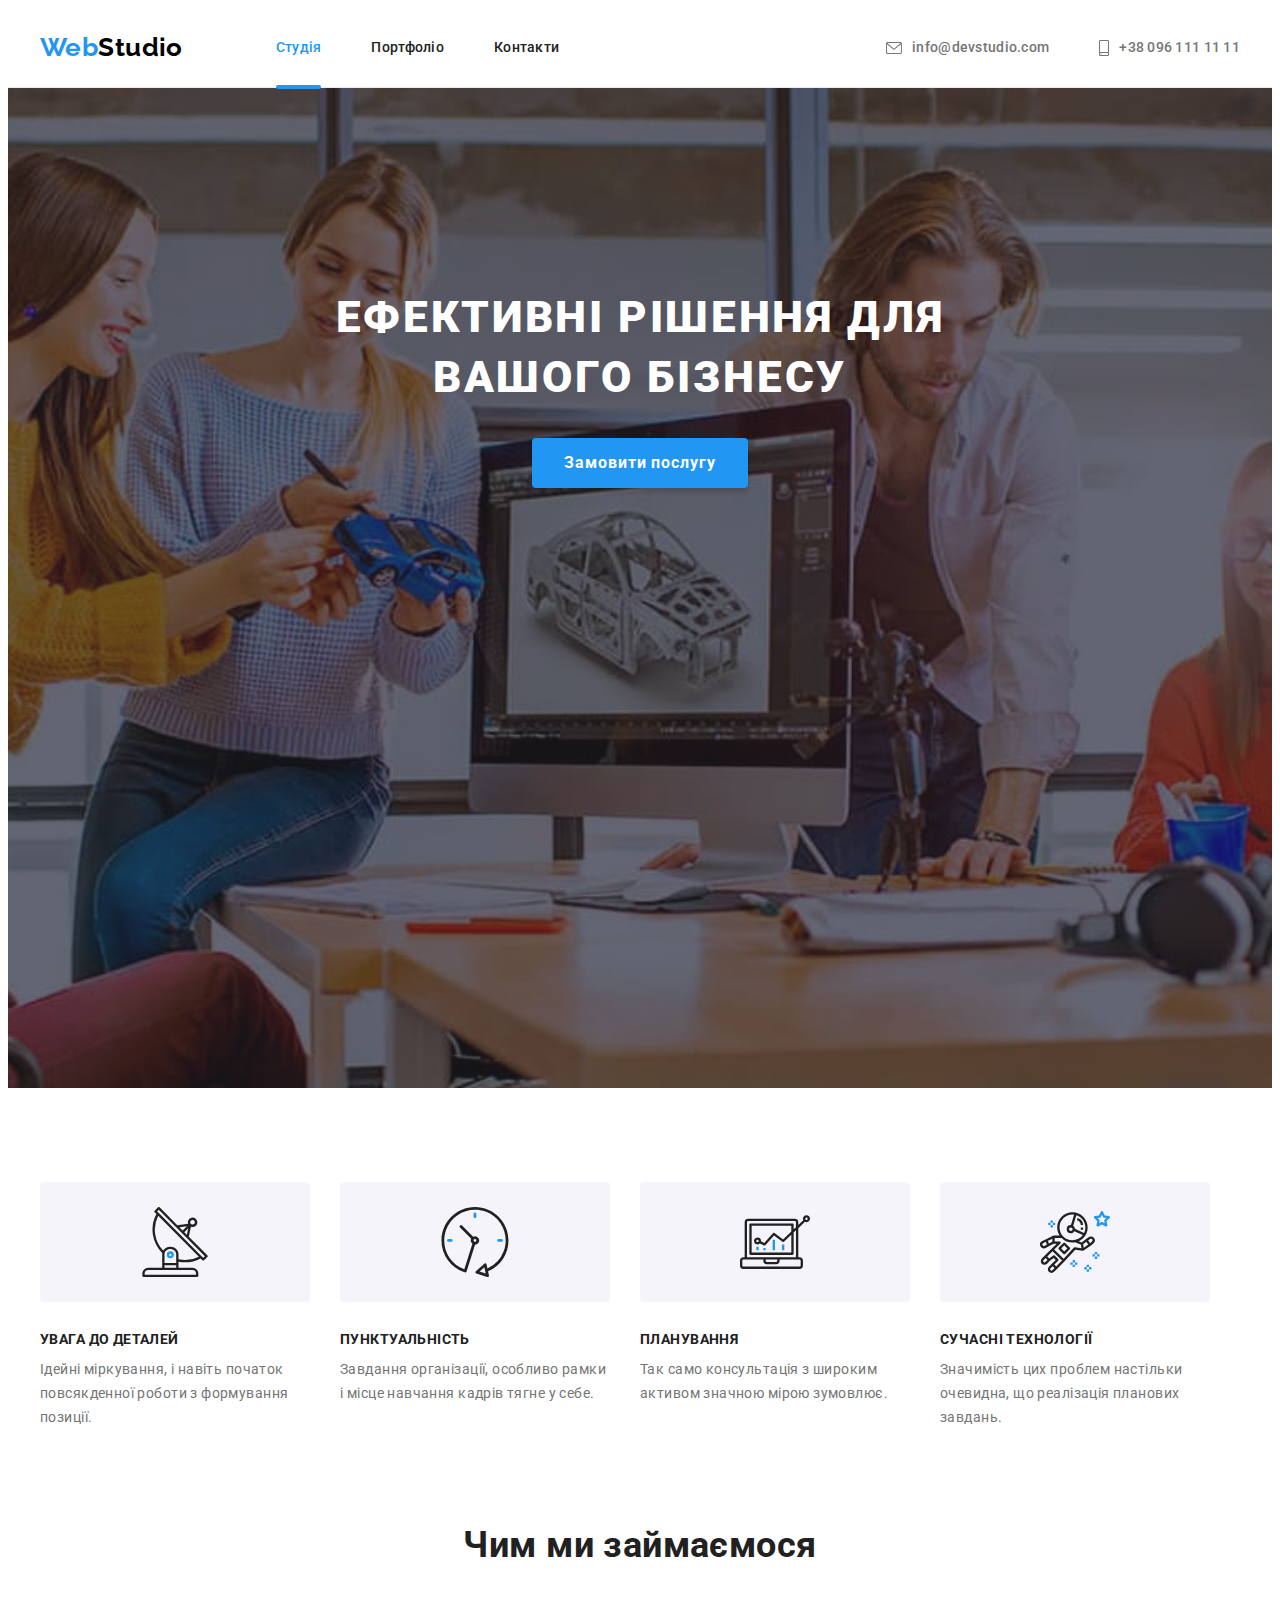
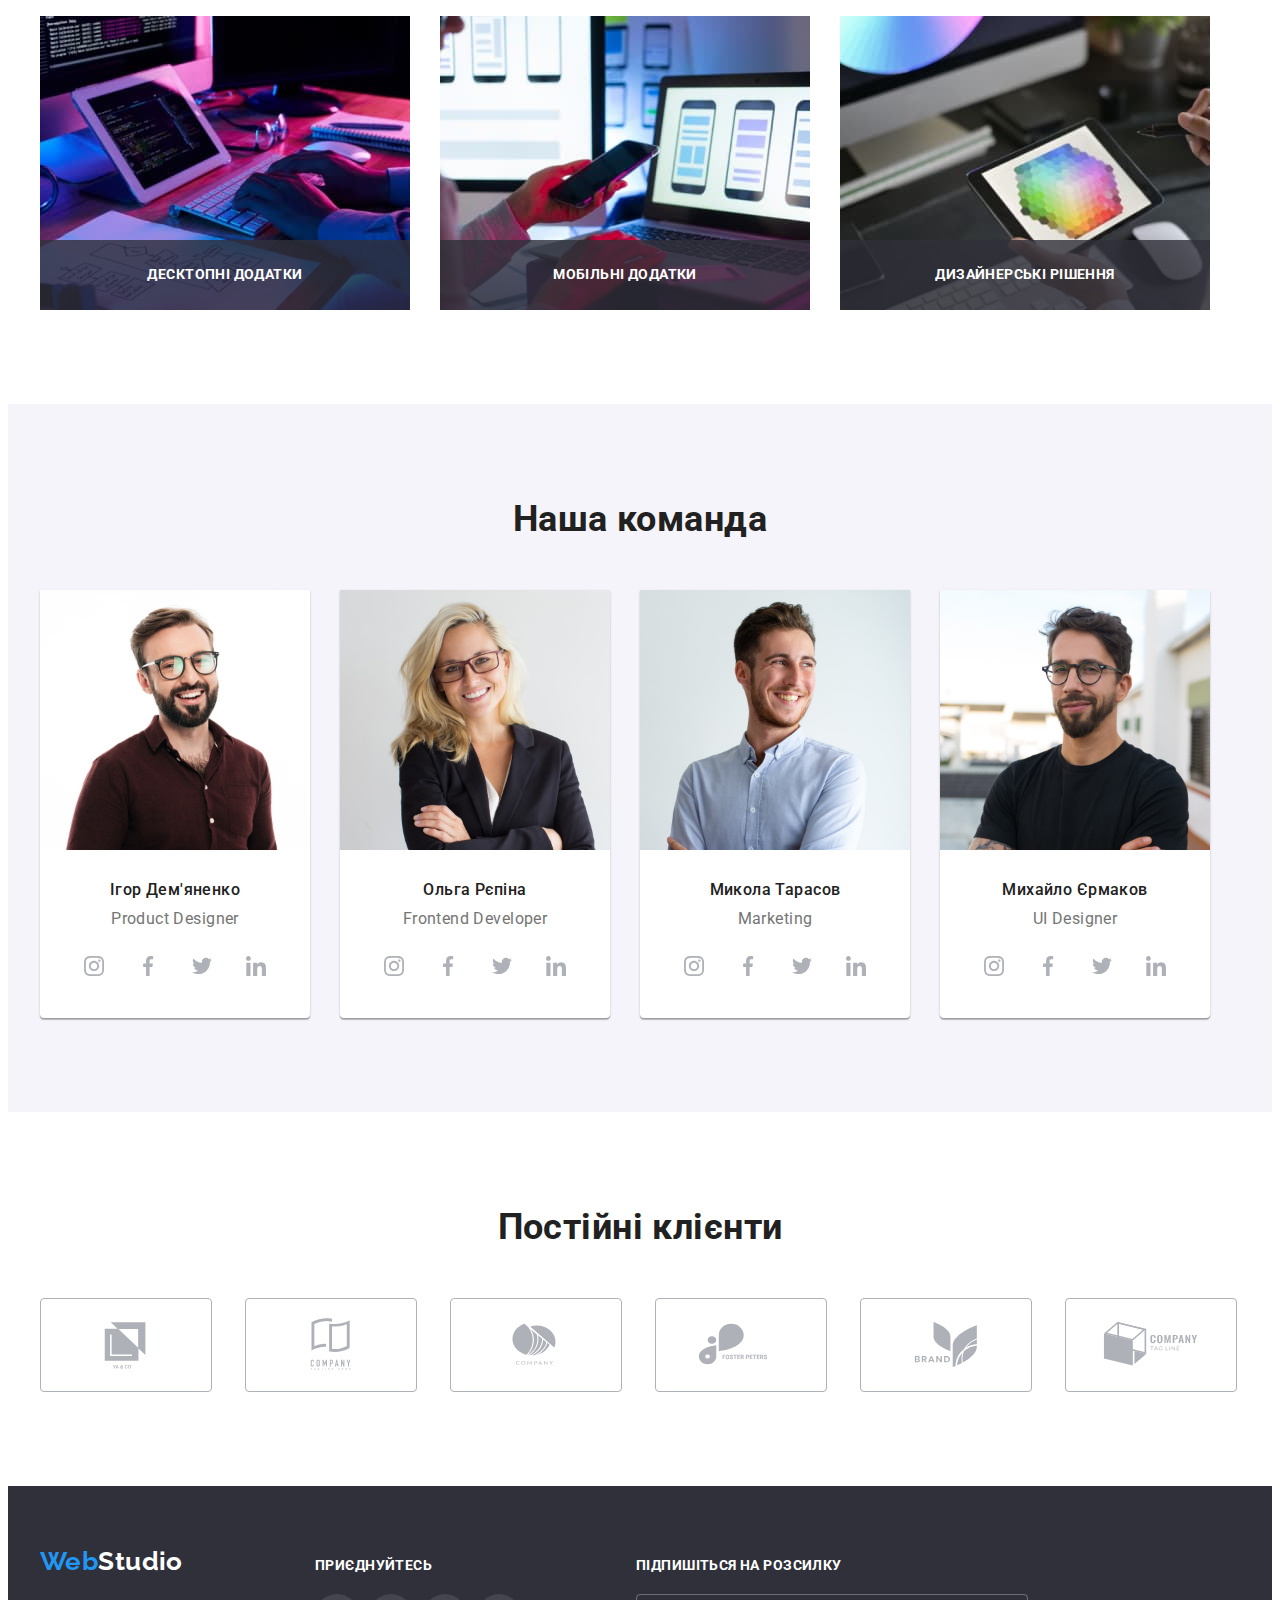
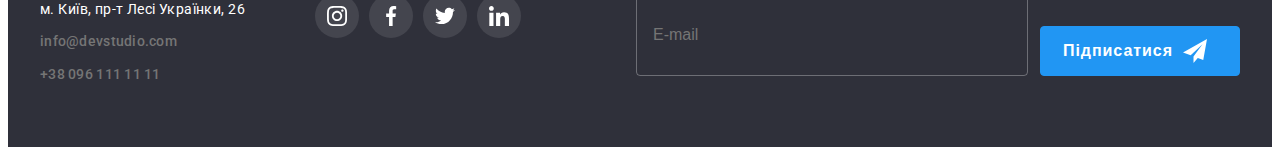
<file: index.html>
<!DOCTYPE html>
<html lang="uk">
  <head>
    <meta charset="UTF-8" />
    <meta http-equiv="X-UA-Compatible" content="IE=edge" />
    <meta name="viewport" content="width=device-width, initial-scale=1.0" />
    <title lang="en">WebStudio</title>
    <link rel="preconnect" href="https://fonts.googleapis.com" />
    <link rel="preconnect" href="https://fonts.gstatic.com" crossorigin />
    <link
      href="https://fonts.googleapis.com/css2?family=Raleway:wght@700&family=Roboto:wght@400;500;700;900&display=swap"
      rel="stylesheet"
    />
    <link
      rel="stylesheet"
      href="https://cdnjs.cloudflare.com/ajax/libs/modern-normalize/1.1.0/modern-normalize.min.css"
      integrity="sha512-wpPYUAdjBVSE4KJnH1VR1HeZfpl1ub8YT/NKx4PuQ5NmX2tKuGu6U/JRp5y+Y8XG2tV+wKQpNHVUX03MfMFn9Q=="
      crossorigin="anonymous"
      referrerpolicy="no-referrer"
    />
    <link rel="stylesheet" href="./css/styles.css" />
  </head>
  <body>
    <header class="page-header">
      <div class="container">
        <nav class="menu-nav">
          <a class="page-header-logo logo" href="./index.html" lang="en">
            Web<span class="logo-header">Studio</span></a
          >
          <ul class="site-nav list">
            <li class="site-nav-item"><a href="./index.html" class="link current">Студія</a></li>
            <li class="site-nav-item"><a href="./portfolio.html" class="link">Портфоліо</a></li>
            <li class="site-nav-item"><a href="#" class="link">Контакти</a></li>
          </ul>
        </nav>
        <ul class="section-contacts list">
          <li class="header-contact-link">
            <a class="links-contacts" href="mailto:info@devstudio.com">
              <svg class="header-contact-icon" width="16" height="12">
                <use href="./images/symbol-defs.svg#icon-envelope"></use>
              </svg>
              info@devstudio.com</a
            >
          </li>
          <li class="header-contact-link">
            <a class="links-contacts" href="tel:+380961111111">
              <svg class="header-contact-icon" width="10" height="16">
                <use href="./images/symbol-defs.svg#icon-smartphone"></use>
              </svg>
              +38 096 111 11 11</a
            >
          </li>
        </ul>
      </div>
    </header>
    <main>
      <!--Секция героя-->
      <section class="hero">
        <div class="container">
          <h1 class="hero-title">Ефективні рішення для вашого бізнесу</h1>
          <button data-modal-open class="button" type="button">Замовити послугу</button>
        </div>
      </section>
      <section class="enefits-section section">
        <!-- Скрытый заголовок -->
        <div class="container">
          <h2 class="visually-hidden section-title">Особливості</h2>
          <ul class="our-advantages list">
            <li class="advantages-item icon-antenna">
              <h3 class="advantages-list">Увага до деталей</h3>
              <p class="description-advantages">
                Ідейні міркування, і навіть початок повсякденної роботи з формування позиції.
              </p>
            </li>
            <li class="advantages-item icon-clock">
              <h3 class="advantages-list">Пунктуальність</h3>
              <p class="description-advantages">
                Завдання організації, особливо рамки і місце навчання кадрів тягне у себе.
              </p>
            </li>
            <li class="advantages-item icon-diagram">
              <h3 class="advantages-list">Планування</h3>
              <p class="description-advantages">
                Так само консультація з широким активом значною мірою зумовлює.
              </p>
            </li>
            <li class="advantages-item icon-astronaut">
              <h3 class="advantages-list">Сучасні технології</h3>
              <p class="description-advantages">
                Значимість цих проблем настільки очевидна, що реалізація планових завдань.
              </p>
            </li>
          </ul>
        </div>
      </section>
      <section class="about section">
        <div class="container">
          <h2 class="about-title section-title">Чим ми займаємося</h2>
          <ul class="about-list list">
            <li class="about-item">
              <img
                class=""
                src="./images/box_1.jpg"
                alt="Написання коду"
                width="370"
                height="294"
              />
              <p class="lineofwork-over-text">Десктопні додатки</p>
            </li>
            <li class="about-item">
              <img
                src="./images/box_2.jpg"
                alt="Розробка для мобільних телефонів"
                width="370"
                height="294"
              />
              <p class="lineofwork-over-text">Мобільні додатки</p>
            </li>
            <li class="about-item">
              <img src="./images/box_3.jpg" alt="Підбір кольору" width="370" height="294" />
              <p class="lineofwork-over-text">Дизайнерські рішення</p>
            </li>
          </ul>
        </div>
      </section>
      <section class="our-team-section section">
        <div class="container">
          <h2 class="section-title">Наша команда</h2>
          <ul class="our-team-list list">
            <li class="our-team-item">
              <img src="./images/img_Игорь.jpg" alt="Ігор Дем'яненко" width="270" height="260" />
              <div class="our-team-content">
                <h3 class="team-list">Ігор Дем'яненко</h3>
                <p class="profession-name" lang="en">Product Designer</p>
                <ul class="team-soc-list">
                  <li class="team-soc-item list">
                    <a class="team-soc-link" href="">
                      <svg class="team-soc-icon" width="20" height="20">
                        <use href="./images/symbol-defs.svg#icon-instagram"></use>
                      </svg>
                    </a>
                  </li>
                  <li class="team-soc-item list">
                    <a class="team-soc-link" href="">
                      <svg class="team-soc-icon" width="20" height="20">
                        <use href="./images/symbol-defs.svg#icon-facebook"></use>
                      </svg>
                    </a>
                  </li>
                  <li class="team-soc-item list">
                    <a class="team-soc-link" href="">
                      <svg class="team-soc-icon" width="20" height="20">
                        <use href="./images/symbol-defs.svg#icon-twitter"></use>
                      </svg>
                    </a>
                  </li>
                  <li class="team-soc-item list">
                    <a class="team-soc-link" href="">
                      <svg class="team-soc-icon" width="20" height="20">
                        <use href="./images/symbol-defs.svg#icon-linkedin"></use>
                      </svg>
                    </a>
                  </li>
                </ul>
              </div>
            </li>
            <li class="our-team-item">
              <img
                src="./images/img_Ольга_Рєпіна.jpg"
                alt="Ольга Рєпіна"
                width="270"
                height="260"
              />
              <div class="our-team-content">
                <h3 class="team-list">Ольга Рєпіна</h3>
                <p class="profession-name" lang="en">Frontend Developer</p>
                <ul class="team-soc-list">
                  <li class="team-soc-item list">
                    <a class="team-soc-link" href="">
                      <svg class="team-soc-icon" width="20" height="20">
                        <use href="./images/symbol-defs.svg#icon-instagram"></use>
                      </svg>
                    </a>
                  </li>
                  <li class="team-soc-item list">
                    <a class="team-soc-link" href="">
                      <svg class="team-soc-icon" width="20" height="20">
                        <use href="./images/symbol-defs.svg#icon-facebook"></use>
                      </svg>
                    </a>
                  </li>
                  <li class="team-soc-item list">
                    <a class="team-soc-link" href="">
                      <svg class="team-soc-icon" width="20" height="20">
                        <use href="./images/symbol-defs.svg#icon-twitter"></use>
                      </svg>
                    </a>
                  </li>
                  <li class="team-soc-item list">
                    <a class="team-soc-link" href="">
                      <svg class="team-soc-icon" width="20" height="20">
                        <use href="./images/symbol-defs.svg#icon-linkedin"></use>
                      </svg>
                    </a>
                  </li>
                </ul>
              </div>
            </li>
            <li class="our-team-item">
              <img
                src="./images/img_Микола_Тарасов.jpg"
                alt="Микола Тарасов"
                width="270"
                height="260"
              />
              <div class="our-team-content">
                <h3 class="team-list">Микола Тарасов</h3>
                <p class="profession-name" lang="en">Marketing</p>
                <ul class="team-soc-list">
                  <li class="team-soc-item list">
                    <a class="team-soc-link" href="">
                      <svg class="team-soc-icon" width="20" height="20">
                        <use href="./images/symbol-defs.svg#icon-instagram"></use>
                      </svg>
                    </a>
                  </li>
                  <li class="team-soc-item list">
                    <a class="team-soc-link" href="">
                      <svg class="team-soc-icon" width="20" height="20">
                        <use href="./images/symbol-defs.svg#icon-facebook"></use>
                      </svg>
                    </a>
                  </li>
                  <li class="team-soc-item list">
                    <a class="team-soc-link" href="">
                      <svg class="team-soc-icon" width="20" height="20">
                        <use href="./images/symbol-defs.svg#icon-twitter"></use>
                      </svg>
                    </a>
                  </li>
                  <li class="team-soc-item list">
                    <a class="team-soc-link" href="">
                      <svg class="team-soc-icon" width="20" height="20">
                        <use href="./images/symbol-defs.svg#icon-linkedin"></use>
                      </svg>
                    </a>
                  </li>
                </ul>
              </div>
            </li>
            <li class="our-team-item">
              <img
                src="./images/img_Михайло_Єрмаков.jpg"
                alt="Михайло Єрмаков"
                width="270"
                height="260"
              />
              <div class="our-team-content">
                <h3 class="team-list">Михайло Єрмаков</h3>
                <p class="profession-name" lang="en">UI Designer</p>
                <ul class="team-soc-list">
                  <li class="team-soc-item list">
                    <a class="team-soc-link" href="">
                      <svg class="team-soc-icon" width="20" height="20">
                        <use href="./images/symbol-defs.svg#icon-instagram"></use>
                      </svg>
                    </a>
                  </li>
                  <li class="team-soc-item list">
                    <a class="team-soc-link" href="">
                      <svg class="team-soc-icon" width="20" height="20">
                        <use href="./images/symbol-defs.svg#icon-facebook"></use>
                      </svg>
                    </a>
                  </li>
                  <li class="team-soc-item list">
                    <a class="team-soc-link" href="">
                      <svg class="team-soc-icon" width="20" height="20">
                        <use href="./images/symbol-defs.svg#icon-twitter"></use>
                      </svg>
                    </a>
                  </li>
                  <li class="team-soc-item list">
                    <a class="team-soc-link" href="">
                      <svg class="team-soc-icon" width="20" height="20">
                        <use href="./images/symbol-defs.svg#icon-linkedin"></use>
                      </svg>
                    </a>
                  </li>
                </ul>
              </div>
            </li>
          </ul>
        </div>
      </section>
      <section class="regular-customers section">
        <div class="container">
          <h2 class="section-title">Постійні клієнти</h2>
          <ul class="regular-customers-list list">
            <li class="regular-customers-item">
              <a class="clients-link link" href="">
                <svg class="clients-icon" width="106" height="60">
                  <use href="./images/symbol-defs.svg#icon-client_1"></use>
                </svg>
              </a>
            </li>
            <li class="regular-customers-item">
              <a class="clients-link link" href="">
                <svg class="clients-icon" width="106" height="60">
                  <use href="./images/symbol-defs.svg#icon-client_2"></use>
                </svg>
              </a>
            </li>
            <li class="regular-customers-item">
              <a class="clients-link link" href="">
                <svg class="clients-icon" width="106" height="60">
                  <use href="./images/symbol-defs.svg#icon-client_3"></use>
                </svg>
              </a>
            </li>
            <li class="regular-customers-item">
              <a class="clients-link link" href="">
                <svg class="clients-icon" width="106" height="60">
                  <use href="./images/symbol-defs.svg#icon-client_4"></use>
                </svg>
              </a>
            </li>
            <li class="regular-customers-item">
              <a class="clients-link link" href="">
                <svg class="clients-icon" width="106" height="60">
                  <use href="./images/symbol-defs.svg#icon-client_5"></use>
                </svg>
              </a>
            </li>
            <li class="regular-customers-item">
              <a class="clients-link link" href="">
                <svg class="clients-icon" width="106" height="60">
                  <use href="./images/symbol-defs.svg#icon-client_6"></use>
                </svg>
              </a>
            </li>
          </ul>
        </div>
      </section>
    </main>
    <footer class="page-footer">
      <div class="container">
        <div class="footer-contacts-wrap">
          <a href="./index.html" lang="en" class="page-footer-logo logo">
            Web<span class="logo-footer">Studio</span></a
          >
          <address class="address">
            <ul class="list">
              <li class="adress-item">
                <a
                  class="map-link"
                  href="https://goo.gl/maps/BVRUFuVAuVkGGyoq6"
                  target="_blank"
                  rel="noopener nofollow noreferrer"
                  >м. Київ, пр-т Лесі Українки, 26</a
                >
              </li>
              <li class="adress-item">
                <a class="links-contacts address-footer" href="mailto:info@devstudio.com"
                  >info@devstudio.com</a
                >
              </li>
              <li class="adress-item">
                <a class="links-contacts address-footer" href="tel:+380961111111"
                  >+38 096 111 11 11</a
                >
              </li>
            </ul>
          </address>
        </div>
        <div class="footer-social">
          <p class="footer-social-title">приєднуйтесь</p>
          <ul class="footer-soc-list">
            <li class="footer-soc-item list">
              <a class="footer-soc-link" href="">
                <svg class="footer-soc-icon" width="20" height="20">
                  <use href="./images/symbol-defs.svg#icon-instagram"></use>
                </svg>
              </a>
            </li>
            <li class="footer-soc-item list">
              <a class="footer-soc-link" href="">
                <svg class="footer-soc-icon" width="20" height="20">
                  <use href="./images/symbol-defs.svg#icon-facebook"></use>
                </svg>
              </a>
            </li>
            <li class="footer-soc-item list">
              <a class="footer-soc-link" href="">
                <svg class="footer-soc-icon" width="20" height="20">
                  <use href="./images/symbol-defs.svg#icon-twitter"></use>
                </svg>
              </a>
            </li>
            <li class="footer-soc-item list">
              <a class="footer-soc-link" href="">
                <svg class="footer-soc-icon" width="20" height="20">
                  <use href="./images/symbol-defs.svg#icon-linkedin"></use>
                </svg>
              </a>
            </li>
          </ul>
        </div>
        <div class="footer-form">
          <p class="footer-form-title">Підпишіться на розсилку</p>
          <form class="footer-signup">
            <label>
              <input
                id="signup-mail"
                type="email"
                name="signup-mail"
                class="signup-input"
                placeholder="E-mail"
              />
            </label>
            <button type="submit" class="signup-btn">
              Підписатися
              <svg class="signup-icon" width="24" height="24">
                <use href="./images/symbol-defs.svg#icon-send"></use>
              </svg>
            </button>
          </form>
        </div>
      </div>
    </footer>
    <div class="backdrop is-hidden" data-modal>
      <div class="modal">
        <button type="button" class="modal-close-btn" data-modal-close>
          <svg class="modal-close-icon" width="18" height="18">
            <use href="./images/symbol-defs.svg#icon-close"></use>
          </svg>
        </button>
        <div class="form">
          <p class="modal-title section-title">Залиште свої дані, ми вам передзвонимо</p>
          <form class="modal-form">
            <div class="modal-field">
              <label for="user-name" class="modal-label">Ім'я</label>
              <input type="text" name="user-name" id="user-name" class="modal-input" required />
              <svg class="input-icon" width="18" height="18">
                <use href="./images/symbol-defs.svg#icon-person"></use>
              </svg>
            </div>
            <div class="modal-field">
              <label for="user-tel" class="modal-label">Телефон</label>
              <input type="tel" name="user-tel" id="user-tel" class="modal-input" required />
              <svg class="input-icon" width="18" height="18">
                <use href="./images/symbol-defs.svg#icon-phone"></use>
              </svg>
            </div>
            <div class="modal-field">
              <label for="user-email" class="modal-label">Пошта</label>
              <input type="email" name="user-email" id="user-email" class="modal-input" required />
              <svg class="input-icon" width="18" height="18">
                <use href="./images/symbol-defs.svg#icon-email"></use>
              </svg>
            </div>
            <div class="modal-field texarea">
              <label for="user-comment" class="modal-label">Коментар</label>
              <textarea
                name="user-comment"
                id="user-comment"
                cols="30"
                rows="10"
                class="modal-input modal-comment"
                placeholder="Введіть текст"
              ></textarea>
            </div>
            <label class="modal-agree">
              <input type="checkbox" name="agree" id="agree" class="checkbox-input" required />
              <span class="checkbox-check">
                <svg width="16" height="15" class="check-icon">
                  <use href="./images/symbol-defs.svg#icon-check"></use>
                </svg>
              </span>
              <span class="modal-checkbox-label"
                >Погоджуюся з розсилкою та приймаю
                <a href="#" class="agreement-link">Умови договору</a>
              </span>
            </label>
            <button type="submit" class="send-btn">Відправити</button>
          </form>
        </div>
      </div>
    </div>
    <script src="./modal.js"></script>
  </body>
</html>
</file>
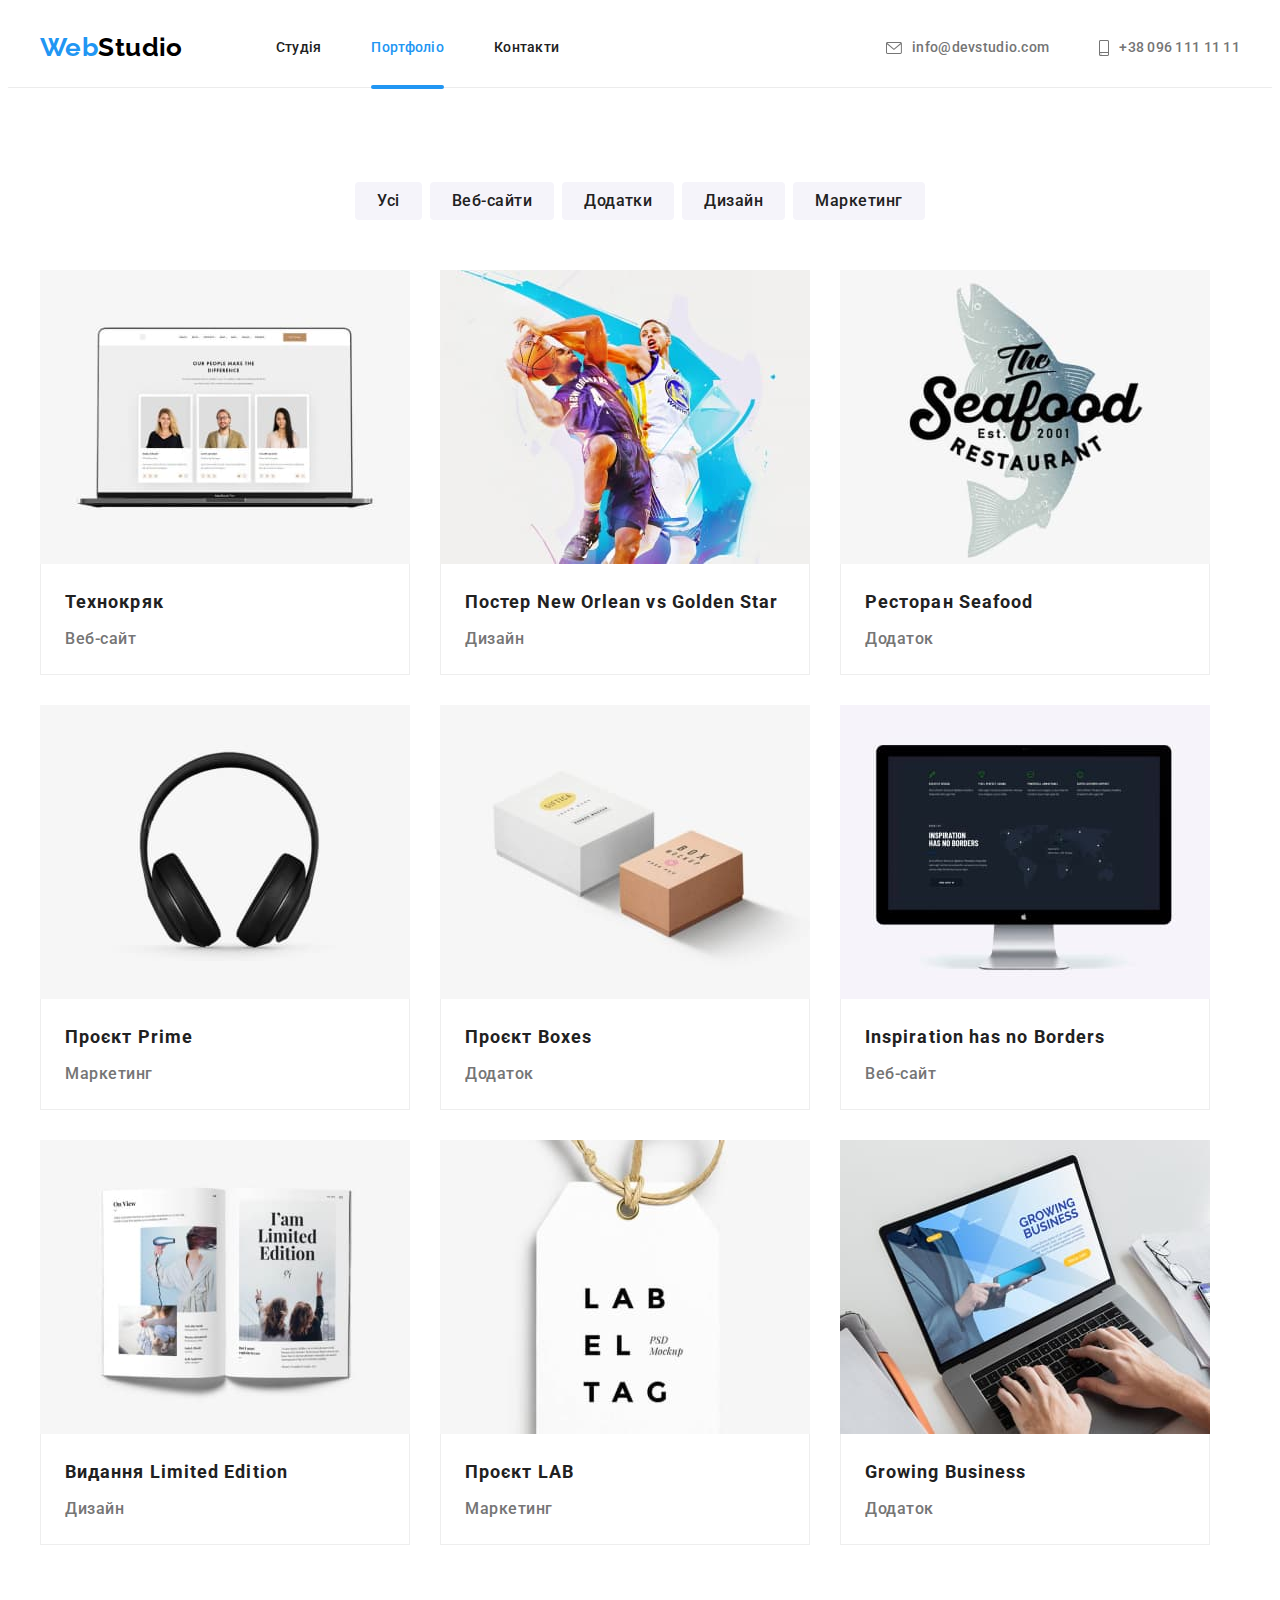
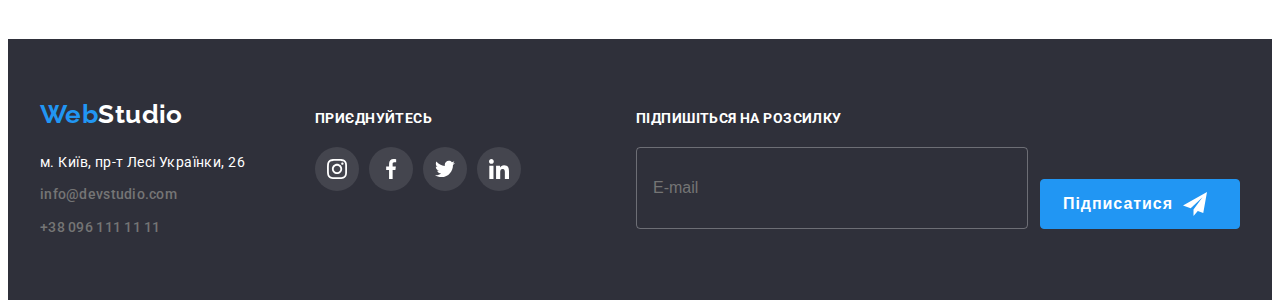
<file: portfolio.html>
<!DOCTYPE html>
<html lang="uk">
  <head>
    <meta charset="UTF-8" />
    <meta http-equiv="X-UA-Compatible" content="IE=edge" />
    <meta name="viewport" content="width=device-width, initial-scale=1.0" />
    <title>Портфоліо</title>
    <link rel="preconnect" href="https://fonts.googleapis.com" />
    <link rel="preconnect" href="https://fonts.gstatic.com" crossorigin />
    <link
      href="https://fonts.googleapis.com/css2?family=Raleway:wght@700&family=Roboto:wght@400;500;700;900&display=swap"
      rel="stylesheet"
    />
    <link
      rel="stylesheet"
      href="https://cdnjs.cloudflare.com/ajax/libs/modern-normalize/1.1.0/modern-normalize.min.css"
      integrity="sha512-wpPYUAdjBVSE4KJnH1VR1HeZfpl1ub8YT/NKx4PuQ5NmX2tKuGu6U/JRp5y+Y8XG2tV+wKQpNHVUX03MfMFn9Q=="
      crossorigin="anonymous"
      referrerpolicy="no-referrer"
    />
    <link rel="stylesheet" href="./css/styles.css" />
  </head>
  <body>
    <header class="page-header">
      <div class="container">
        <nav class="menu-nav">
          <a class="page-header-logo logo" href="./index.html" lang="en">
            Web<span class="logo-header">Studio</span></a
          >
          <ul class="site-nav list">
            <li class="site-nav-item"><a href="./index.html" class="link">Студія</a></li>
            <li class="site-nav-item">
              <a href="./portfolio.html" class="link current">Портфоліо</a>
            </li>
            <li class="site-nav-item"><a href="#" class="link">Контакти</a></li>
          </ul>
        </nav>
        <ul class="section-contacts list">
          <li class="header-contact-link">
            <a class="links-contacts" href="mailto:info@devstudio.com">
              <svg class="header-contact-icon" width="16" height="12">
                <use href="./images/symbol-defs.svg#icon-envelope"></use>
              </svg>
              info@devstudio.com</a
            >
          </li>
          <li class="header-contact-link">
            <a class="links-contacts" href="tel:+380961111111">
              <svg class="header-contact-icon" width="10" height="16">
                <use href="./images/symbol-defs.svg#icon-smartphone"></use>
              </svg>
              +38 096 111 11 11</a
            >
          </li>
        </ul>
      </div>
    </header>
    <!-- уникальный контент -->
    <main>
      <!-- Проекты -->
      <section class="projects-section section">
        <div class="container">
          <!-- Скрытый заголовок -->
          <h1 class="visually-hidden">Портфоліо</h1>
          <!-- фильтр кнопок -->
          <ul class="filter-buttons list">
            <li class="filter-buttons-item">
              <button class="btn-portfolio" type="button">Усі</button>
            </li>
            <li class="filter-buttons-item">
              <button class="btn-portfolio" type="button">Веб-сайти</button>
            </li>
            <li class="filter-buttons-item">
              <button class="btn-portfolio" type="button">Додатки</button>
            </li>
            <li class="filter-buttons-item">
              <button class="btn-portfolio" type="button">Дизайн</button>
            </li>
            <li class="filter-buttons-item">
              <button class="btn-portfolio" type="button">Маркетинг</button>
            </li>
          </ul>
          <ul class="projects list">
            <li class="projects-item">
              <a href="" class="portfolio-item-link link">
                <div class="portfolio-over-wrap">
                  <img src="./images/technoquack.jpg" alt="Технокряк" width="370" height="294" />
                  <p class="portfolio-over-text">
                    Ресурс пропонує комплексні пропозиції з різним рівнем функціоналу та сервісів.
                    Все це дозволить відвідувачу отримати вичерпні відомості про компанію чи
                    приватну особу.
                  </p>
                </div>
                <div class="portfolio-item-text">
                  <h2 class="job-title">Технокряк</h2>
                  <p class="filter-list">Веб-сайт</p>
                </div>
              </a>
            </li>
            <li class="projects-item">
              <a href="" class="portfolio-item-link link">
                <div class="portfolio-over-wrap">
                  <img
                    src="./images/poster.jpg"
                    alt="Постер New Orlean vs Golden Star"
                    width="370"
                    height="294"
                  />
                  <p class="portfolio-over-text">
                    Ресурс пропонує комплексні пропозиції з різним рівнем функціоналу та сервісів.
                    Все це дозволить відвідувачу отримати вичерпні відомості про компанію чи
                    приватну особу.
                  </p>
                </div>
                <div class="portfolio-item-text">
                  <h2 class="job-title">Постер <span lang="en">New Orlean vs Golden Star</span></h2>
                  <p class="filter-list">Дизайн</p>
                </div>
              </a>
            </li>
            <li class="projects-item">
              <a href="" class="portfolio-item-link link">
                <div class="portfolio-over-wrap">
                  <img
                    src="./images/seafood_restaurant.jpg"
                    alt="Ресторан Seafood"
                    width="370"
                    height="294"
                  />
                  <p class="portfolio-over-text">
                    Ресурс пропонує комплексні пропозиції з різним рівнем функціоналу та сервісів.
                    Все це дозволить відвідувачу отримати вичерпні відомості про компанію чи
                    приватну особу.
                  </p>
                </div>
                <div class="portfolio-item-text">
                  <h2 class="job-title">Ресторан <span lang="en">Seafood</span></h2>
                  <p class="filter-list">Додаток</p>
                </div>
              </a>
            </li>
            <li class="projects-item">
              <a href="" class="portfolio-item-link link">
                <div class="portfolio-over-wrap">
                  <img src="./images/headphones.jpg" alt="Проєкт Prime" width="370" height="294" />
                  <p class="portfolio-over-text">
                    Ресурс пропонує комплексні пропозиції з різним рівнем функціоналу та сервісів.
                    Все це дозволить відвідувачу отримати вичерпні відомості про компанію чи
                    приватну особу.
                  </p>
                </div>
                <div class="portfolio-item-text">
                  <h2 class="job-title">Проєкт <span lang="en">Prime</span></h2>
                  <p class="filter-list">Маркетинг</p>
                </div>
              </a>
            </li>
            <li class="projects-item">
              <a href="" class="portfolio-item-link link">
                <div class="portfolio-over-wrap">
                  <img
                    src="./images/project_вoxes.jpg"
                    alt="Проєкт Boxes"
                    width="370"
                    height="294"
                  />
                  <p class="portfolio-over-text">
                    Ресурс пропонує комплексні пропозиції з різним рівнем функціоналу та сервісів.
                    Все це дозволить відвідувачу отримати вичерпні відомості про компанію чи
                    приватну особу.
                  </p>
                </div>
                <div class="portfolio-item-text">
                  <h2 class="job-title">Проєкт <span lang="en">Boxes</span></h2>
                  <p class="filter-list">Додаток</p>
                </div>
              </a>
            </li>
            <li class="projects-item">
              <a href="" class="portfolio-item-link link">
                <div class="portfolio-over-wrap">
                  <img
                    src="./images/inspiration_has_no_borders.jpg"
                    alt="Inspiration has no Borders"
                    width="370"
                    height="294"
                  />
                  <p class="portfolio-over-text">
                    Ресурс пропонує комплексні пропозиції з різним рівнем функціоналу та сервісів.
                    Все це дозволить відвідувачу отримати вичерпні відомості про компанію чи
                    приватну особу.
                  </p>
                </div>
                <div class="portfolio-item-text">
                  <h2 lang="en" class="job-title">Inspiration has no Borders</h2>
                  <p class="filter-list">Веб-сайт</p>
                </div>
              </a>
            </li>
            <li class="projects-item">
              <a href="" class="portfolio-item-link link">
                <div class="portfolio-over-wrap">
                  <img
                    src="./images/vidanna_limited_edition.jpg"
                    alt="Видання Limited Edition"
                    width="370"
                    height="294"
                  />
                  <p class="portfolio-over-text">
                    Ресурс пропонує комплексні пропозиції з різним рівнем функціоналу та сервісів.
                    Все це дозволить відвідувачу отримати вичерпні відомості про компанію чи
                    приватну особу.
                  </p>
                </div>
                <div class="portfolio-item-text">
                  <h2 class="job-title">Видання <span lang="en">Limited Edition</span></h2>
                  <p class="filter-list">Дизайн</p>
                </div>
              </a>
            </li>
            <li class="projects-item">
              <a href="" class="portfolio-item-link link">
                <div class="portfolio-over-wrap">
                  <img src="./images/project_LAB.jpg" alt="Проєкт LAB" width="370" height="294" />
                  <p class="portfolio-over-text">
                    Ресурс пропонує комплексні пропозиції з різним рівнем функціоналу та сервісів.
                    Все це дозволить відвідувачу отримати вичерпні відомості про компанію чи
                    приватну особу.
                  </p>
                </div>
                <div class="portfolio-item-text">
                  <h2 class="job-title">Проєкт <span lang="en">LAB</span></h2>
                  <p class="filter-list">Маркетинг</p>
                </div>
              </a>
            </li>
            <li class="projects-item">
              <a href="" class="portfolio-item-link link">
                <div class="portfolio-over-wrap">
                  <img
                    src="./images/growing_Business.jpg"
                    alt="Growing Business"
                    width="370"
                    height="294"
                  />
                  <p class="portfolio-over-text">
                    Ресурс пропонує комплексні пропозиції з різним рівнем функціоналу та сервісів.
                    Все це дозволить відвідувачу отримати вичерпні відомості про компанію чи
                    приватну особу.
                  </p>
                </div>
                <div class="portfolio-item-text">
                  <h2 lang="en" class="job-title">Growing Business</h2>
                  <p class="filter-list">Додаток</p>
                </div>
              </a>
            </li>
          </ul>
        </div>
      </section>
    </main>
    <footer class="page-footer">
      <div class="container">
        <div class="footer-contacts-wrap">
          <a href="./index.html" lang="en" class="page-footer-logo logo">
            Web<span class="logo-footer">Studio</span></a
          >
          <address class="address">
            <ul class="list">
              <li class="adress-item">
                <a
                  class="map-link"
                  href="https://goo.gl/maps/BVRUFuVAuVkGGyoq6"
                  target="_blank"
                  rel="noopener nofollow noreferrer"
                  >м. Київ, пр-т Лесі Українки, 26</a
                >
              </li>
              <li class="adress-item">
                <a class="links-contacts address-footer" href="mailto:info@devstudio.com"
                  >info@devstudio.com</a
                >
              </li>
              <li class="adress-item">
                <a class="links-contacts address-footer" href="tel:+380961111111"
                  >+38 096 111 11 11</a
                >
              </li>
            </ul>
          </address>
        </div>
        <div class="footer-social">
          <p class="footer-social-title">приєднуйтесь</p>
          <ul class="footer-soc-list">
            <li class="footer-soc-item list">
              <a class="footer-soc-link" href="">
                <svg class="footer-soc-icon" width="20" height="20">
                  <use href="./images/symbol-defs.svg#icon-instagram"></use>
                </svg>
              </a>
            </li>
            <li class="footer-soc-item list">
              <a class="footer-soc-link" href="">
                <svg class="footer-soc-icon" width="20" height="20">
                  <use href="./images/symbol-defs.svg#icon-facebook"></use>
                </svg>
              </a>
            </li>
            <li class="footer-soc-item list">
              <a class="footer-soc-link" href="">
                <svg class="footer-soc-icon" width="20" height="20">
                  <use href="./images/symbol-defs.svg#icon-twitter"></use>
                </svg>
              </a>
            </li>
            <li class="footer-soc-item list">
              <a class="footer-soc-link" href="">
                <svg class="footer-soc-icon" width="20" height="20">
                  <use href="./images/symbol-defs.svg#icon-linkedin"></use>
                </svg>
              </a>
            </li>
          </ul>
        </div>
        <div class="footer-form">
          <p class="footer-form-title">Підпишіться на розсилку</p>
          <form class="footer-signup">
            <label>
              <input
                id="signup-mail"
                type="email"
                name="signup-mail"
                class="signup-input"
                placeholder="E-mail"
              />
            </label>
            <button type="submit" class="signup-btn">
              Підписатися
              <svg class="signup-icon" data-modal-close width="24" height="24">
                <use href="./images/symbol-defs.svg#icon-send"></use>
              </svg>
            </button>
          </form>
        </div>
      </div>
    </footer>
  </body>
</html>
</file>
<file: css/styles.css>
/* Основной цвет: #212121; #2196F3,  #FFFFFF, #757575, rgba(255, 255, 255, 0.6); */
/* #2F303A */

:root {
  --main-text-color: #212121;
  --logo-text-color: #000000;
  --accent-color: #2196f3;
  --accent-bg-color: #188ce8;
  --secondory-white-color: #ffffff;
  --owner-text-color: #757575;
  --contener-color: #eeeeee;
  --buttons-port-color: #f5f4fa;
  --footer-text-color: rgba(255, 255, 255, -0.6);
  --background-footer-color: #2f303a;
  --background--section: #e5e5e5;
  --line-color: #ececec;
  --background-color: #f5f5f5;
  --icon-color: #afb1b8;
  --main-font: Roboto, sans-serif;
  --timing-function: cubic-bezier(0.4, 0, 0.2, 1);
}
/* ----------------Скрытый заголовок---------------- */
.visually-hidden {
  position: absolute;
  width: 1px;
  height: 1px;
  margin: -1px;
  border: 0;
  padding: 0;

  white-space: nowrap;
  clip-path: inset(100%);
  clip: rect(0 0 0 0);
  overflow: hidden;
}
body {
  color: var(--main-text-color);
  background: var(--secondory-white-color);
  font-family: var(--main-font);
  font-size: 14px;
  letter-spacing: 0.03em;
}

h1,
h2,
h3,
h4,
h5,
h6,
p {
  margin: 0;
}
ul {
  margin: 0;
  padding-left: 0;
}
img {
  display: block;
  max-width: 100%;
}
.list {
  padding: 0;
  margin: 0;

  list-style: none;
}
.link,
.links-contacts,
.logo,
.map-link {
  text-decoration: none;
}
.container {
  margin-left: auto;
  margin-right: auto;
  max-width: 1200px;
  padding-left: 15px;
  padding-right: 15px;
  /* outline: 2px solid tomato; */
}

.page-header {
  padding: 24px 0;
  border-bottom: 1px solid #ececec;
}
.section {
  padding-top: 94px;
  padding-bottom: 94px;
}
.enefits-section {
  padding-bottom: 0;
}
/* ------------------секция логотипа----------------- */
.logo {
  color: var(--accent-color);
  font-family: 'Raleway', sans-serif;
  font-weight: 700;
  font-size: 26px;
  line-height: 1.2;
}
.page-header-logo {
  display: inline-block;
  margin-right: 93px;
}
.logo-header {
  color: var(--logo-text-color);
}
.logo:hover,
.logo:focus {
  color: var(--accent-color);
}
/* --------------Site nav----------- */
.page-header > .container {
  display: flex;
  align-items: center;
}
.menu-nav {
  display: flex;
  align-items: center;
}
.page-header .list {
  display: flex;
  /* gap: 50px; */
}

.site-nav-item:not(:last-child) {
  margin-right: 50px;
}
/* .site-nav .link {
  padding-bottom: 32px;
  padding-top: 32px;
} */
.link {
  color: var(--main-text-color);
  font-weight: 500;
  line-height: 1.14;
  letter-spacing: 0.02em;

  display: inline-block;
}
.page-header a:hover,
.page-header a:focus {
  color: var(--accent-color);
}

.link.current::after {
  position: absolute;
  content: '';
  width: 100%;
  height: 4px;
  border-radius: 4px;
  left: 0;
  background-color: var(--accent-color);
  bottom: -33px;
}

.link.current {
  position: relative;
}

.site-nav-item a {
  transition: color 250ms var(--timing-function);
}
/* -----------------------Секция контактов------------- */
.section-contacts {
  margin-left: auto;
}
/* .header-contact-link:not(:last-child) {
  margin-right: 50px;
} */
.header-contact-link + .header-contact-link {
  margin-left: 50px;
}
.header-contact-link .links-contacts {
  color: var(--owner-text-color);
  font-weight: 500;
  line-height: 1.14;
  letter-spacing: 0.02em;
  display: flex;
  align-items: center;

  transition: color 250ms var(--timing-function);
}

.header-contact-icon {
  fill: currentColor;
  margin-right: 10px;
}
.links-contacts:hover,
.links-contacts:focus {
  color: var(--accent-color);
}

.link.current,
.links-contacts.current {
  color: var(--accent-color);
}

/*--------------------------Секция героя----------------------*/
.hero {
  padding-top: 200px;
  padding-bottom: 200px;
  text-align: center;
  background-color: #c4c4c4;
  background-image: linear-gradient(rgba(47, 48, 58, 0.4), rgba(47, 48, 58, 0.4)),
    url(../images/hero.jpg);
  background-repeat: no-repeat;
  background-position: center;
  background-size: cover;

  max-width: 1600px;
  height: 600px;
  margin: 0 auto;
}
.hero-title {
  max-width: 696px;
  margin-bottom: 30px;
  margin-left: auto;
  margin-right: auto;

  color: var(--secondory-white-color);
  font-weight: 900;
  font-size: 44px;
  line-height: 1.36;
  letter-spacing: 0.06em;
  text-transform: uppercase;
  text-align: center;
}
.button {
  display: inline-block;
  padding: 10px 32px;
  /* border: 1px solid transparent; */
  border: none;
  border-radius: 4px;
  min-width: 216px;
  text-align: center;

  background-color: var(--accent-color);
  color: var(--secondory-white-color);
  font-family: inherit;
  box-shadow: 0px 4px 4px rgba(0, 0, 0, 0.15);
  font-weight: 700;
  font-size: 16px;
  line-height: 1.88;
  cursor: pointer;
  letter-spacing: 0.06em;
  transition-property: background-color, color, box-shadow;
  transition-duration: 500ms;
  transition-timing-function: var(--timing-function);
}
.button:hover,
.button:focus {
  background-color: #188ce8;
}
/* --------------------Секция преимуществ---------------- */
.our-advantages {
  display: flex;
  flex-wrap: wrap;
  /* justify-content: space-between; */
  gap: 30px;
  /* align-items: center; */
}
.advantages-item {
  max-width: 270px;
}

.advantages-item::before {
  display: block;
  content: '';
  height: 120px;
  /* background-size: contain; */
  background-position: center;
  background-repeat: no-repeat;
  background-color: var(--buttons-port-color);
  margin-bottom: 30px;
  border-radius: 4px;
}
.icon-antenna::before {
  background-image: url(../images/antenna.svg);
}
.icon-clock::before {
  background-image: url(../images/clock.svg);
}
.icon-diagram::before {
  background-image: url(../images/diagram.svg);
}
.icon-astronaut::before {
  background-image: url(../images/astronaut.svg);
}
.advantages-item:first-child {
  margin-left: 0;
}
.advantages-list {
  margin-bottom: 10px;

  font-weight: 700;
  line-height: 1.14;
  text-transform: uppercase;
  font-size: 14px;
}
.description-advantages {
  color: var(--owner-text-color);
  line-height: 1.71;
}
/* ----------------------Чим ми займаємося---------------- */
.about-list {
  display: flex;
  flex-wrap: wrap;
  gap: 30px;
}
.about-item {
  position: relative;
}
.section-title {
  margin-top: 0;
  margin-bottom: 50px;

  font-weight: 700;
  font-size: 36px;
  line-height: 1.17;
  text-align: center;
}

.lineofwork-over-text {
  position: absolute;
  font-weight: 700;
  line-height: 1.14;
  text-transform: uppercase;
  width: 100%;
  display: flex;
  justify-content: center;
  align-items: center;
  height: 70px;
  background-color: rgba(47, 48, 58, 0.8);
  color: var(--secondory-white-color);
  bottom: 0;
}
/* ----------------Наша команда-------------- */
.our-team-section {
  background-color: var(--buttons-port-color);
}
.our-team-list {
  display: flex;
  width: calc(100%-90) / 4;
  /* flex-wrap: wrap; */
  /* gap: 30px; */
}

.profession-name {
  margin-bottom: 16px;
}

.team-soc-list {
  display: flex;
  justify-content: center;
  gap: 10px;
  padding: 0;
}

.team-soc-link {
  width: 44px;
  height: 44px;
  border-radius: 50%;
  background-color: inherit;
  display: flex;
  align-items: center;
  justify-content: center;
  color: var(--icon-color);
  /* fill: var(--icon-color); */
  transition-property: background-color, color;
  transition-duration: 250ms;
  transition-timing-function: var(--timing-function);
}

.team-soc-icon {
  fill: currentColor;
}

.team-soc-link:hover,
.team-soc-link:focus {
  background-color: var(--accent-color);
  color: var(--secondory-white-color);
}

.our-team-item:not(:last-child) {
  margin-right: 30px;
}
.our-team-content {
  padding: 30px 0;
}
.our-team-item {
  background-color: var(--secondory-white-color);
  /* max-width: 260 px; */
  border-bottom-left-radius: 4px;
  border-bottom-right-radius: 4px;
  box-shadow: 0px 1px 3px rgb(0 0 0 / 12%), 0px 1px 1px rgb(0 0 0 / 14%),
    0px 2px 1px rgb(0 0 0 / 20%);
}
.team-list {
  margin-bottom: 10px;

  font-weight: 500;
  font-size: 16px;
  line-height: 1.19;
  text-align: center;
}
.profession-name {
  color: var(--owner-text-color);
  font-size: 16px;
  line-height: 1.19;
  text-align: center;
}
/* ------------------Постоянные клиенты------------------------ */
.regular-customers-list {
  display: flex;
  gap: 30px;
  /* justify-content: center; */
}

.regular-customers-item {
  width: calc((100% - 150px + 12px) / 6);
  display: flex;
  /* justify-content: center;
  flex-wrap: wrap; */
}

.clients-link {
  /* width: calc(100%); */
  width: 170px;
  height: 92px;
  border: 1px solid var(--icon-color);
  border-radius: 4px;
  fill: var(--icon-color);
  display: flex;
  align-items: center;
  justify-content: center;

  transition-property: border-color, fill;
  transition-duration: 250ms;
  transition-timing-function: var(--timing-function);
}

.clients-icon {
  /* fill: currentColor; */
}

.clients-link:hover,
.clients-link:focus {
  fill: var(--accent-color);
  border-color: var(--accent-color);
}
/* ------------------Страница портфолио-------------------- */
/*------------------- Секция проектов---------------------  */
.btn-portfolio {
  display: inline-block;
  padding: 6px 22px;
  border: none;
  border-radius: 4px;

  background-color: var(--buttons-port-color);
  color: var(--main-text-color);
  font-family: inherit;
  font-weight: 500;
  font-size: 16px;
  line-height: 1.62;
  text-align: center;
  letter-spacing: 0.03em;
  cursor: pointer;

  transition-property: background-color, color, box-shadow;
  transition-duration: 250ms;
  transition-timing-function: var(--timing-function);
}
.btn-portfolio:hover,
.btn-portfolio:focus {
  background-color: var(--accent-color);
  color: var(--secondory-white-color);
  box-shadow: 0px 3px 1px rgba(0, 0, 0, 0.1), 0px 1px 2px rgba(0, 0, 0, 0.08),
    0px 2px 2px rgba(0, 0, 0, 0.12);
}
.filter-buttons {
  display: flex;
  justify-content: center;
  margin-bottom: 50px;
}

.filter-buttons-item:not(:last-child) {
  margin-right: 8px;
}
.projects {
  display: flex;
  flex-wrap: wrap;
  gap: 30px;
  /* justify-content: space-between; */
}
.projects-item {
  width: calc(100%-60px) / 3;
}
.portfolio-over-wrap {
  position: relative;
  overflow: hidden;
}

.portfolio-item-link:hover .portfolio-over-text,
.portfolio-item-link:focus .portfolio-over-text {
  transform: translateY(0);
}

.portfolio-over-text {
  font-size: 18px;
  line-height: 1.56;
  letter-spacing: 0.03em;

  color: var(--secondory-white-color);
  background: rgba(33, 150, 243, 0.9);
  position: absolute;
  font-weight: 400;
  height: calc(100% + 1px);
  width: inherit;
  top: 0;
  left: 0;
  padding: 63px 24px;
  display: flex;
  justify-content: center;

  overflow: auto;
  transform: translateY(100%);
  transition: transform 250ms var(--timing-function);
}
.portfolio-item-link {
  display: block;
  transition-property: transform, box-shadow;
  transition-duration: 250ms;
  transition-timing-function: var(--timing-function);
}
.portfolio-item-link:hover,
.portfolio-item-link:focus {
  box-shadow: 0px 1px 1px rgba(0, 0, 0, 0.12), 0px 4px 4px rgba(0, 0, 0, 0.06),
    1px 4px 6px rgba(0, 0, 0, 0.16);
}

.portfolio-item-text {
  font-size: 18px;
  line-height: 1.56;

  letter-spacing: 0.03em;
  padding: 20px 24px;
  border: 1px;
  border-style: solid;
  border-top-width: 0;
  border-top-style: hidden;
  border-color: var(--contener-color);
}
.job-title {
  margin-bottom: 4px;
  font-weight: 700;
  font-size: 18px;
  line-height: 2;
  letter-spacing: 0.06em;
}
.filter-list {
  color: var(--owner-text-color);
  font-size: 16px;
  line-height: 1.88;
}

/* -----------------------page-footer-------------------- */
.page-footer .container {
  display: flex;
  align-items: baseline;
}
.footer-social {
  /* display: block;
  width: 206px; */
  margin-left: 70px;
}
.footer-social-title,
.footer-signup-title {
  font-weight: 700;
  font-size: 14px;
  line-height: 1.14;
  letter-spacing: 0.03em;
  text-transform: uppercase;

  color: var(--secondory-white-color);
  margin-bottom: 20px;
}
.footer-soc-list {
  display: flex;
  gap: 10px;
  justify-content: center;
}
.footer-soc-link {
  width: 44px;
  height: 44px;
  border-radius: 50%;
  background-color: rgba(255, 255, 255, 0.1);
  display: flex;
  align-items: center;
  justify-content: center;
  fill: var(--secondory-white-color);

  transition: background-color 250ms var(--timing-function);
}
.footer-soc-link {
  color: currentColor;
}

.footer-soc-link:hover,
.footer-soc-link:focus {
  background-color: var(--accent-color);
}

.page-footer {
  padding: 60px 0;
  background-color: var(--background-footer-color);
}
.adress-item:nth-child(-n + 2) {
  margin-bottom: 9px;
}
.map-link {
  color: var(--secondory-white-color);
  font-style: normal;
  line-height: 1.71;

  transition: color 250ms var(--timing-function);
}
.map-link:hover,
.map-link:focus {
  color: var(--accent-color);
}
.links-contacts {
  color: var(--owner-text-color);
  font-weight: 500;
  line-height: 1.14;
  letter-spacing: 0.02em;
}
.logo-footer {
  color: var(--secondory-white-color);
}
.address {
  margin-top: 20px;
}
.address-footer {
  color: var(footer-text-color);
  line-height: 1.7;
  font-style: normal;

  transition: color 250ms var(--timing-function);
}
/* --------------------Секция формы футера---------------- */
.footer-form {
  margin-left: auto;
}
.footer-signup {
  display: flex;
}

.footer-form-title {
  display: inline-block;
  margin-bottom: 20px;
  font-weight: 700;
  line-height: 1.14;
  text-transform: uppercase;
  color: var(--secondory-white-color);
}
.signup-input {
  margin-right: 12px;
  padding: 15px 16px;
  width: 358px;
  height: 50px;
  font-weight: 400;
  font-size: 16px;
  line-height: 20px;
  border-radius: 4px;
  color: var(--secondory-white-color);
  background-color: transparent;
  border: 1px solid rgba(255, 255, 255, 0.3);
  box-shadow: drop-shadow(0px 4px 4px rgba(0, 0, 0, 0.15));
}

.signup-btn {
  display: flex;
  align-items: center;
  justify-content: center;
  margin-top: auto;
  width: 200px;
  height: 50px;
  font-size: 16px;
  font-weight: 700;
  line-height: 1.875;
  letter-spacing: 0.06em;
  color: var(--secondory-white-color);
  background-color: var(--accent-color);
  border: 1px solid var(--accent-color);
  border-radius: 4px;
  transition: background-color 250ms var(--timing-function), box-shadow 250ms var(--timing-function);
}
.signup-btn:hover,
.signup-btn:focus {
  background-color: var(--accent-bg-color);
  box-shadow: 0px 4px 4px rgba(0, 0, 0, 0.15);
}

.signup-icon {
  margin: 10px;
  fill: currentColor;
}

/* ----------------------Модальное окно---------------------- */
.backdrop {
  position: fixed;
  top: 0;
  left: 0;
  width: 100%;
  height: 100%;
  background-color: rgba(0, 0, 0, 0.02);

  opacity: 1;
  transition: opacity 250ms var(--timing-function);
}
.backdrop.is-hidden .modal {
  transform: translate(-50%, -50%) rotateX(90deg);
}
.modal {
  position: absolute;
  top: 50%;
  left: 50%;

  transform: translate(-50%, -50%) rotateX(0deg);
  transition: transform 250ms var(--timing-function);

  width: 528px;
  height: 582px;
  background-color: var(--secondory-white-color);
  box-shadow: 0px 1px 3px rgba(0, 0, 0, 0.12), 0px 1px 1px rgba(0, 0, 0, 0.14),
    0px 2px 1px rgba(0, 0, 0, 0.2);
  border-radius: 4px;
  padding: 40px;
}

.modal-close-icon {
  right: 0;
}
.modal-close-btn {
  position: absolute;
  top: 8px;
  right: 8px;
  width: 30px;
  height: 30px;
  background-color: var(--secondory-white-color);
  border: solid 1px;
  border-color: rgba(0, 0, 0, 0.1);
  border-radius: 50%;
  cursor: pointer;
  display: flex;
  justify-content: center;
  align-items: center;
  transition: fill 250ms var(--timing-function);
}
.modal-close-btn:hover,
.modal-close-btn:focus {
  fill: var(--accent-color);
}
.backdrop.is-hidden {
  /* visibility: hidden; */
  opacity: 0;
  pointer-events: none;
}
.form {
  display: flex;
  flex-direction: column;
  align-items: center;
}
.modal-title {
  font-weight: 700;
  font-size: 20px;
  line-height: 1.15;
  margin-bottom: 12px;
}
.modal-form {
  width: 100%;
}
.modal-field {
  position: relative;
  margin-bottom: 10px;

  display: flex;
  flex-direction: column;
}
.modal-field.texarea {
  margin-bottom: 0;
}
.modal-label {
  font-size: 12px;
  line-height: 1.17;
  letter-spacing: 0.01em;
  color: var(--owner-text-color);
  margin-bottom: 4px;
}
.modal-input {
  width: 100%;
  height: 40px;
  border: 1px solid rgba(33, 33, 33, 0.2);
  border-radius: 4px;
  padding: 11px 12px 11px 42px;
  cursor: pointer;
  border: 1px solid rgba(33, 33, 33, 0.2);
  color: var(--owner-text-color);
  outline: transparent;
  transition: border-color 250ms var(--timing-function);
}
.modal-input:hover,
.modal-input:focus {
  border-color: var(--accent-color);
}
.input-icon {
  position: absolute;
  left: 12px;
  top: 50%;
  fill: var(--logo-text-color);
  transition: fill 250ms var(--timing-function);
}

.modal-input:hover + .input-icon,
.modal-input:focus + .input-icon {
  fill: var(--accent-bg-color);
}

.modal-comment {
  padding: 12px 16px;
  height: 120px;
  cursor: pointer;
  color: var(--owner-text-color);
  border: 1px solid rgba(33, 33, 33, 0.2);
  border-radius: 4px;
  resize: none;
  outline: var(--accent-color);
  transition: border-color 250ms var(--timing-function);
}

.modal-comment:hover,
.modal-comment:focus {
  border-color: var(--accent-color);
}

.modal-agree {
  display: flex;
  align-items: center;
  justify-content: center;
  margin-top: 20px;
  margin-bottom: 30px;
}
.checkbox-input {
  position: absolute;
  clip: rect(0 0 0 0);
  width: 1px;
  height: 1px;
  margin: -1px;
}

/* .checkbox-input:hover + .checkbox-check,
.checkbox-input:focus + .checkbox-check {
  border-color: var(--accent-color);
} */

.checkbox-input:checked + .checkbox-check {
  border-color: var(--accent-color);
  fill: var(--accent-color);
}

.modal-checkbox-label {
  margin-left: 8px;
  cursor: pointer;
  color: var(--owner-text-color);
  line-height: 1.71;
}

.checkbox-check {
  position: relative;
  display: flex;
  align-items: center;
  justify-content: center;
  width: 16px;
  height: 15px;
  border-radius: 1px;
  fill: transparent;
  cursor: pointer;
  border: 2px solid var(--main-text-color);
  transition: fill 250ms var(--timing-function), border-color 250ms var(--timing-function);
}
.check-icon {
  display: flex;
  position: absolute;
}

.agreement-link {
  text-decoration-line: underline;
  color: var(--accent-color);
}

.send-btn {
  display: flex;
  align-items: center;
  justify-content: center;
  margin-left: auto;
  margin-right: auto;
  margin-top: auto;
  width: 200px;
  height: 50px;
  font-weight: 700;
  font-size: 16px;
  line-height: 1.88;
  letter-spacing: 0.06em;
  border-radius: 4px;
  cursor: pointer;
  color: var(--secondory-white-color);
  background-color: var(--accent-color);
  border: 1px solid var(--accent-bg-color);
  transition: background-color 250ms var(--timing-function), box-shadow 250ms var(--timing-function);
}

.send-btn:hover,
.send-btn:focus {
  background-color: var(--accent-bg-color);
  box-shadow: 0px 4px 4px rgba(0, 0, 0, 0.15);
}
</file>
